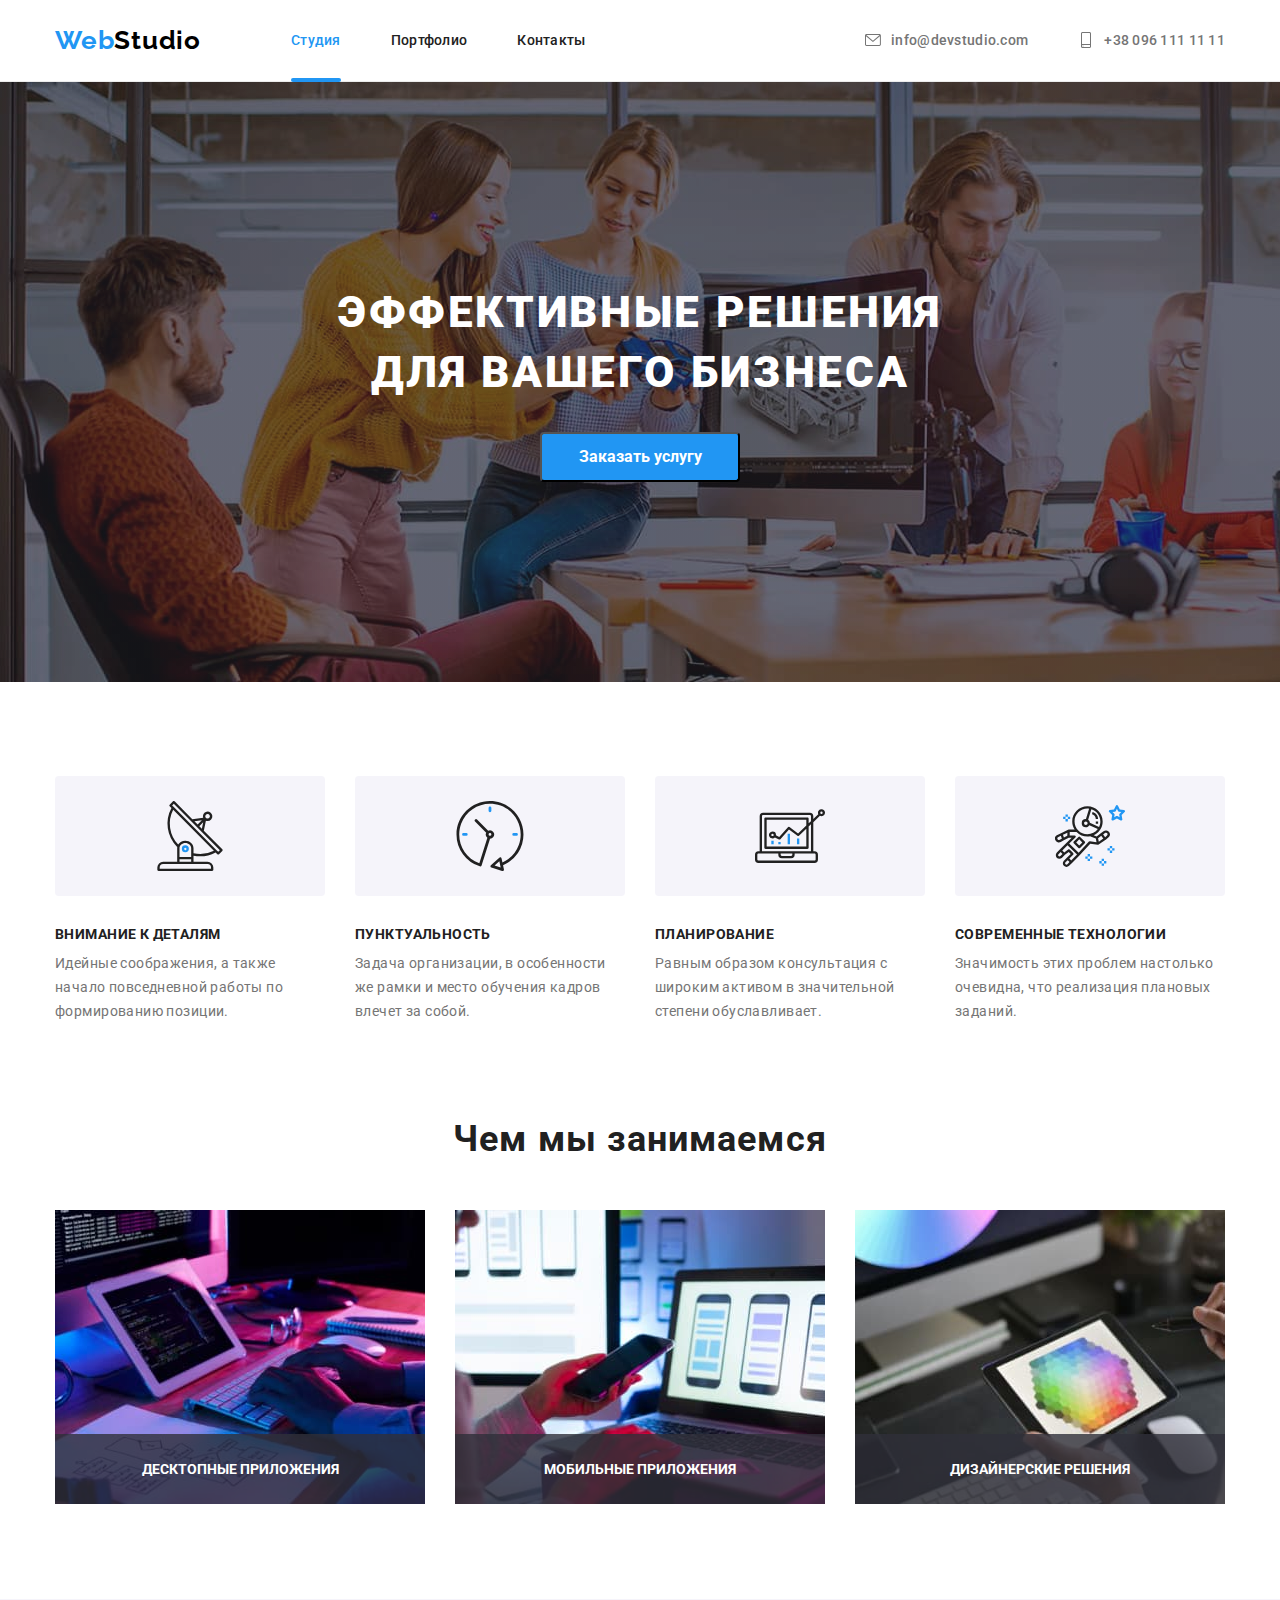
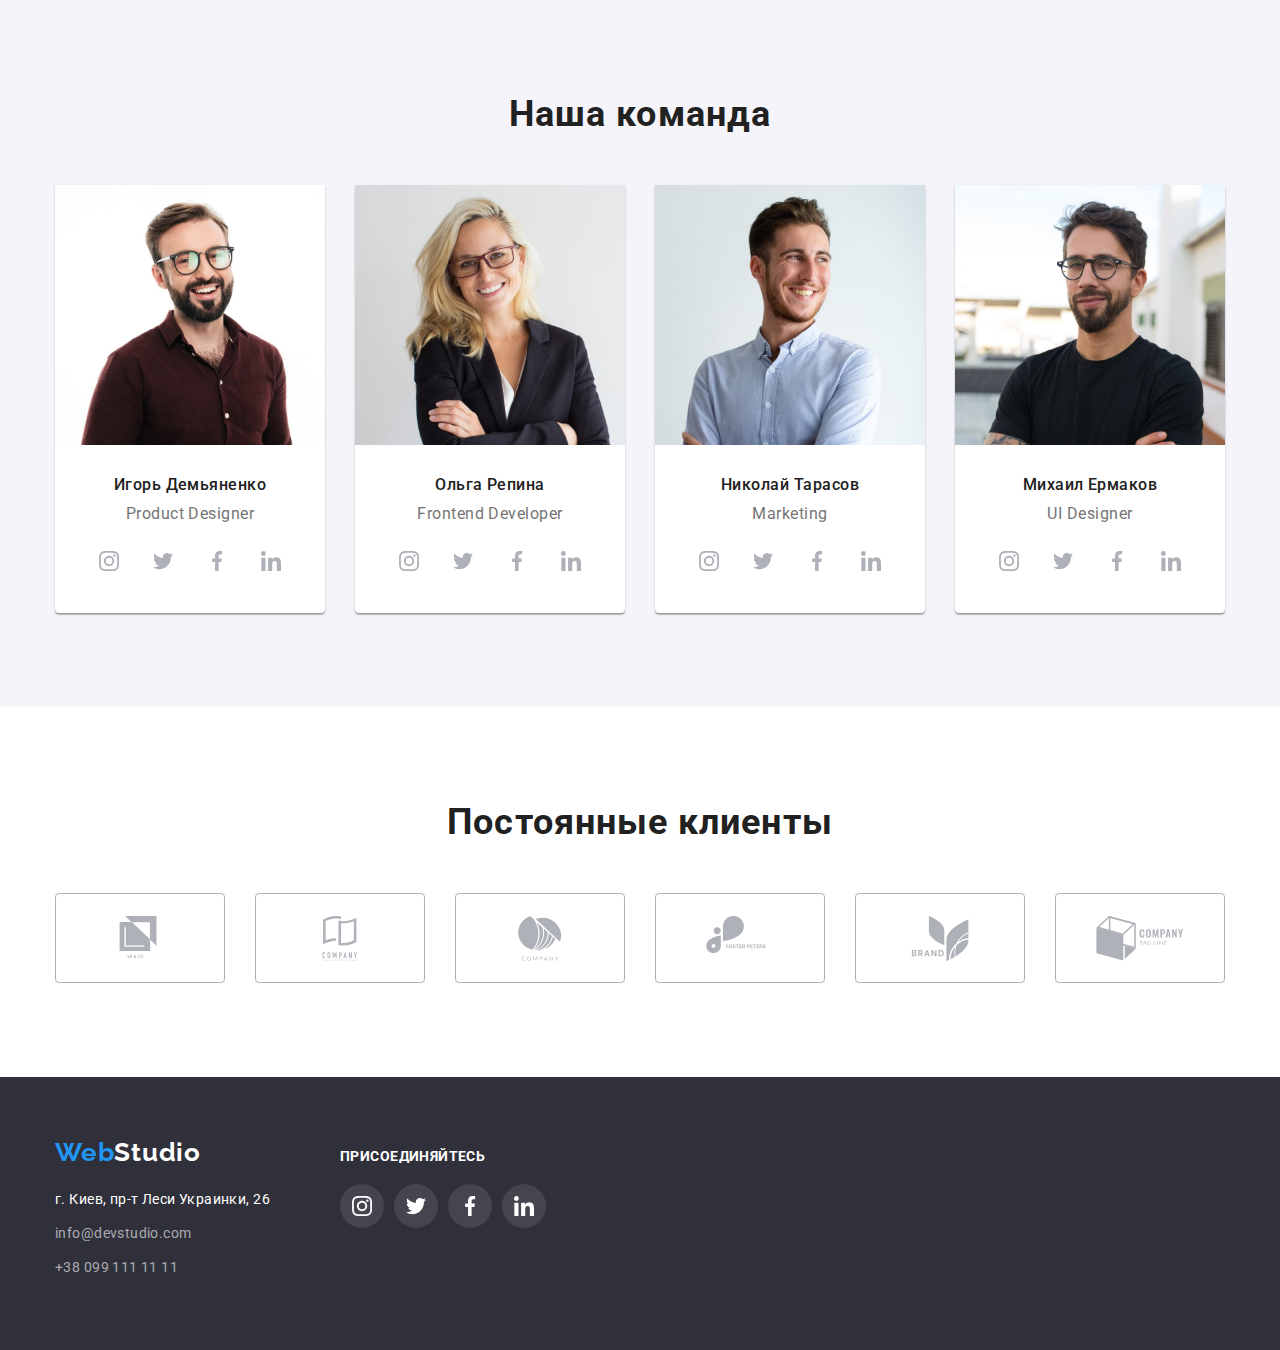
<file: index.html>
<!DOCTYPE html>
<html lang="ru">

<head>
  <meta charset="UTF-8" />
  <meta name="viewport" content="width=device-width, initial-scale=1.0" />
  <title lang="en">WebStudio</title>
  <link rel="stylesheet" href="https://cdnjs.cloudflare.com/ajax/libs/modern-normalize/1.0.0/modern-normalize.css" />
  <link href="https://fonts.googleapis.com/css2?family=Raleway:wght@700;900&family=Roboto:wght@400;500;700&display=swap"
    rel="stylesheet" />
  <link rel="stylesheet" href="https://cdnjs.cloudflare.com/ajax/libs/animate.css/4.1.1/animate.min.css">
  <link rel="stylesheet" href="./css/styles.css" />

</head>

<body>
  <!-- HEADER -->
  <header class="header">
    <div class="container">
      <nav class="navigation">
        <a class="logo-dark link" href="./index.html" lang="en"><span class="logo-part link">Web</span>Studio</a>
        <ul class="list">
          <li class="menu-item">
            <a class="list-item link current" href="">Студия</a>
          </li>
          <li class="menu-item">
            <a class="list-item link" href="./portfolio.html">Портфолио</a>
          </li>
          <li class="menu-item">
            <a class="list-item link" href="">Контакты</a>
          </li>
        </ul>
      </nav>

      <address class="address">
        <ul class="list">
          <li class="menu-item">
            <a class="list-item header-contacts link" href="mailto:info@devstudio.com">
              <svg class="menu-icon">
                <use href="./images/icons/sprite.svg#icon-envelope"></use>
              </svg>
              info@devstudio.com</a>
          </li>
          <li class="menu-item">
            <a class="list-item header-contacts link" href="tel:+380961111111">
              <svg class="menu-icon">
                <use href="./images/icons/sprite.svg#icon-smartphone"></use>
              </svg>
              +38 096 111 11 11</a>
          </li>
        </ul>
      </address>
    </div>
  </header>

  <main>
    <!-- HERO -->
    <section class="hero">
      <h1 class="hero-title">Эффективные решения для вашего бизнеса</h1>
      <button class="hero-btn animate__animated animate__bounce" type="button" data-modal-open="">Заказать
        услугу</button>
    </section>

    <!-- Advantages -->
    <section class="advantages">
      <div class="container">
        <h2 hidden>Преимущества</h2>
        <ul class="list">
          <li class="advantage-item">
            <h3 class="advantages-title">Внимание к деталям</h3>
            <p class="advantages-descriprion">
              Идейные соображения, а также начало повседневной работы по
              формированию позиции.
            </p>
          </li>
          <li class="advantage-item">
            <h3 class="advantages-title">Пунктуальность</h3>
            <p class="advantages-descriprion">
              Задача организации, в особенности же рамки и место обучения кадров
              влечет за собой.
            </p>
          </li>
          <li class="advantage-item">
            <h3 class="advantages-title">Планирование</h3>
            <p class="advantages-descriprion">
              Равным образом консультация с широким активом в значительной
              степени обуславливает.
            </p>
          </li>
          <li class="advantage-item">
            <h3 class="advantages-title">Современные технологии</h3>
            <p class="advantages-descriprion">
              Значимость этих проблем настолько очевидна, что реализация
              плановых заданий.
            </p>
          </li>
        </ul>
      </div>
    </section>

    <!-- What we do -->

    <section class="skills">
      <div class="container">
        <h2 class="title-skills">Чем мы занимаемся</h2>
        <ul class="list">
          <li class="skills-item">
            <img src="./images/whatwedo/img-1.jpg" alt="человек печатает на клавиатуре" width="370" height="294" />
            <div class="skills-label">
              <h3 class="skills-title">Десктопные приложения</h3>
            </div>
          </li>
          <li class="skills-item">
            <img src="./images/whatwedo/img-2.jpg" alt="человек держит смартфон в руке" width="370" height="294" />
            <div class="skills-label">
              <h3 class="skills-title">Мобильные приложения</h3>
            </div>
          </li>
          <li class="skills-item">
            <img src="./images/whatwedo/img-3.jpg" alt="человек держит планшет в руке" width="370" height="294" />
            <div class="skills-label">
              <h3 class="skills-title">Дизайнерские решения</h3>
            </div>
          </li>
        </ul>
      </div>
    </section>

    <!-- TEAM -->

    <section class="team">
      <div class="container">
        <h2 class="title-team">Наша команда</h2>
        <ul class="list teamcards">
          <li class="card">
            <img src="./images/team/igor.jpg" alt="фотография Игоря" width="270" height="260" />
            <h3 class="team-name">Игорь Демьяненко</h3>
            <p class="team-position" lang="en">Product Designer</p>
            <ul class="social-icons list">
              <li>
                <a class="link" href="#">
                  <svg class="social-icon">
                    <use href="./images/icons/sprite.svg#icon-instagram"></use>
                  </svg>
                </a>
              </li>
              <li>
                <a class="link" href="#">
                  <svg class="social-icon">
                    <use href="./images/icons/sprite.svg#icon-twitter"></use>
                  </svg>
                </a>
              </li>
              <li>
                <a class="link" href="#">
                  <svg class="social-icon">
                    <use href="./images/icons/sprite.svg#icon-facebook"></use>
                  </svg>
                </a>
              </li>
              <li>
                <a class="link" href="#">
                  <svg class="social-icon">
                    <use href="./images/icons/sprite.svg#icon-linkedin"></use>
                  </svg>
                </a>
              </li>
            </ul>
          </li>
          <li class="card">
            <img src="./images/team/olga.jpg" alt="фотография Ольги" width="270" height="260" />
            <h3 class="team-name">Ольга Репина</h3>
            <p class="team-position" lang="en">Frontend Developer</p>
            <ul class="social-icons list">
              <li>
                <a class="link" href="#">
                  <svg class="social-icon">
                    <use href="./images/icons/sprite.svg#icon-instagram"></use>
                  </svg>
                </a>
              </li>
              <li>
                <a class="link" href="#">
                  <svg class="social-icon">
                    <use href="./images/icons/sprite.svg#icon-twitter"></use>
                  </svg>
                </a>
              </li>
              <li>
                <a class="link" href="#">
                  <svg class="social-icon">
                    <use href="./images/icons/sprite.svg#icon-facebook"></use>
                  </svg>
                </a>
              </li>
              <li>
                <a class="link" href="#">
                  <svg class="social-icon">
                    <use href="./images/icons/sprite.svg#icon-linkedin"></use>
                  </svg>
                </a>
              </li>
            </ul>
          </li>
          <li class="card">
            <img src="./images/team/nick.jpg" alt="фотография Николая" width="270" height="260" />
            <h3 class="team-name">Николай Тарасов</h3>
            <p class="team-position" lang="en">Marketing</p>
            <ul class="social-icons list">
              <li>
                <a class="link" href="#">
                  <svg class="social-icon">
                    <use href="./images/icons/sprite.svg#icon-instagram"></use>
                  </svg>
                </a>
              </li>
              <li>
                <a class="link" href="#">
                  <svg class="social-icon">
                    <use href="./images/icons/sprite.svg#icon-twitter"></use>
                  </svg>
                </a>
              </li>
              <li>
                <a class="link" href="#">
                  <svg class="social-icon">
                    <use href="./images/icons/sprite.svg#icon-facebook"></use>
                  </svg>
                </a>
              </li>
              <li>
                <a class="link" href="#">
                  <svg class="social-icon">
                    <use href="./images/icons/sprite.svg#icon-linkedin"></use>
                  </svg>
                </a>
              </li>
            </ul>
          </li>
          <li class="card">
            <img src="./images/team/michael.jpg" alt="фотография Михаила" width="270" height="260" />
            <h3 class="team-name">Михаил Ермаков</h3>
            <p class="team-position" lang="en">UI Designer</p>
            <ul class="social-icons list">
              <li>
                <a class="link" href="#">
                  <svg class="social-icon">
                    <use href="./images/icons/sprite.svg#icon-instagram"></use>
                  </svg>
                </a>
              </li>
              <li>
                <a class="link" href="#">
                  <svg class="social-icon">
                    <use href="./images/icons/sprite.svg#icon-twitter"></use>
                  </svg>
                </a>
              </li>
              <li>
                <a class="link" href="#">
                  <svg class="social-icon">
                    <use href="./images/icons/sprite.svg#icon-facebook"></use>
                  </svg>
                </a>
              </li>
              <li>
                <a class="link" href="#">
                  <svg class="social-icon">
                    <use href="./images/icons/sprite.svg#icon-linkedin"></use>
                  </svg>
                </a>
              </li>
            </ul>
          </li>
        </ul>
      </div>
    </section>

    <!-- CLIENTS -->
    <section class="clients">
      <div class="container">
        <h2 class="title-clients">Постоянные клиенты</h2>
        <ul class="list">
          <li>
            <a href="#">
              <svg class="client-icon">
                <use href="./images/icons/sprite.svg#icon-logo-1"></use>
              </svg>
            </a>
          </li>
          <li>
            <a href="#">
              <svg class="client-icon">
                <use href="./images/icons/sprite.svg#icon-logo-2"></use>
              </svg>
            </a>
          </li>
          <li>
            <a href="#">
              <svg class="client-icon">
                <use href="./images/icons/sprite.svg#icon-logo-3"></use>
              </svg>
            </a>
          </li>
          <li>
            <a href="#">
              <svg class="client-icon">
                <use href="./images/icons/sprite.svg#icon-logo-4"></use>
              </svg>
            </a>
          </li>
          <li>
            <a href="#">
              <svg class="client-icon">
                <use href="./images/icons/sprite.svg#icon-logo-5"></use>
              </svg>
            </a>
          </li>
          <li>
            <a href="#">
              <svg class="client-icon">
                <use href="./images/icons/sprite.svg#icon-logo-6"></use>
              </svg>
            </a>
          </li>
        </ul>
      </div>
    </section>
    <!-- CLIENTS -->

  </main>
  <!-- FOOTER -->

  <footer class="footer">
    <div class="container">
      <div class="address-block">
        <a class="logo-light link" href="./index.html" lang="en"><span class="logo-part">Web</span>Studio</a>
        <address>
          <ul class="list">
            <li>
              <a class="list-item footer-address link" href="https://goo.gl/maps/8cTU2UBi5CR6P7U19" target="_blank">г.
                Киев,
                пр-т Леси Украинки, 26</a>
            </li>
            <li>
              <a class="list-item footer-contacts link" href="mailto:info@devstudio.com">info@devstudio.com</a>
            </li>
            <li>
              <a class="list-item footer-contacts link" href="tel:+380991111111">+38 099 111 11 11</a>
            </li>
          </ul>
        </address>
      </div>
      <div class="social-block">
        <p>присоединяйтесь</p>
        <ul class="list">
          <li>
            <a class="link" href="#">
              <svg class="footer-icon">
                <use href="./images/icons/sprite.svg#icon-instagram"></use>
              </svg>
            </a>
          </li>
          <li>
            <a class="link" href="#">
              <svg class="footer-icon">
                <use href="./images/icons/sprite.svg#icon-twitter"></use>
              </svg>
            </a>
          </li>
          <li>
            <a class="link" href="#">
              <svg class="footer-icon">
                <use href="./images/icons/sprite.svg#icon-facebook"></use>
              </svg>
            </a>
          </li>
          <li>
            <a class="link" href="#">
              <svg class="footer-icon">
                <use href="./images/icons/sprite.svg#icon-linkedin"></use>
              </svg>
            </a>
          </li>
        </ul>
      </div>
    </div>
  </footer>
  <div class="backdrop is-hidden" data-modal="">
    <div class="modal">
      <button type="button" class="close-btn" data-modal-close="">
        <svg class="close-icon">
          <use href="./images/icons/sprite.svg#icon-close-x"></use>
        </svg>
      </button>
    </div>
  </div>
  <script src="./js/modal.js"></script>
</body>

</html>
</file>
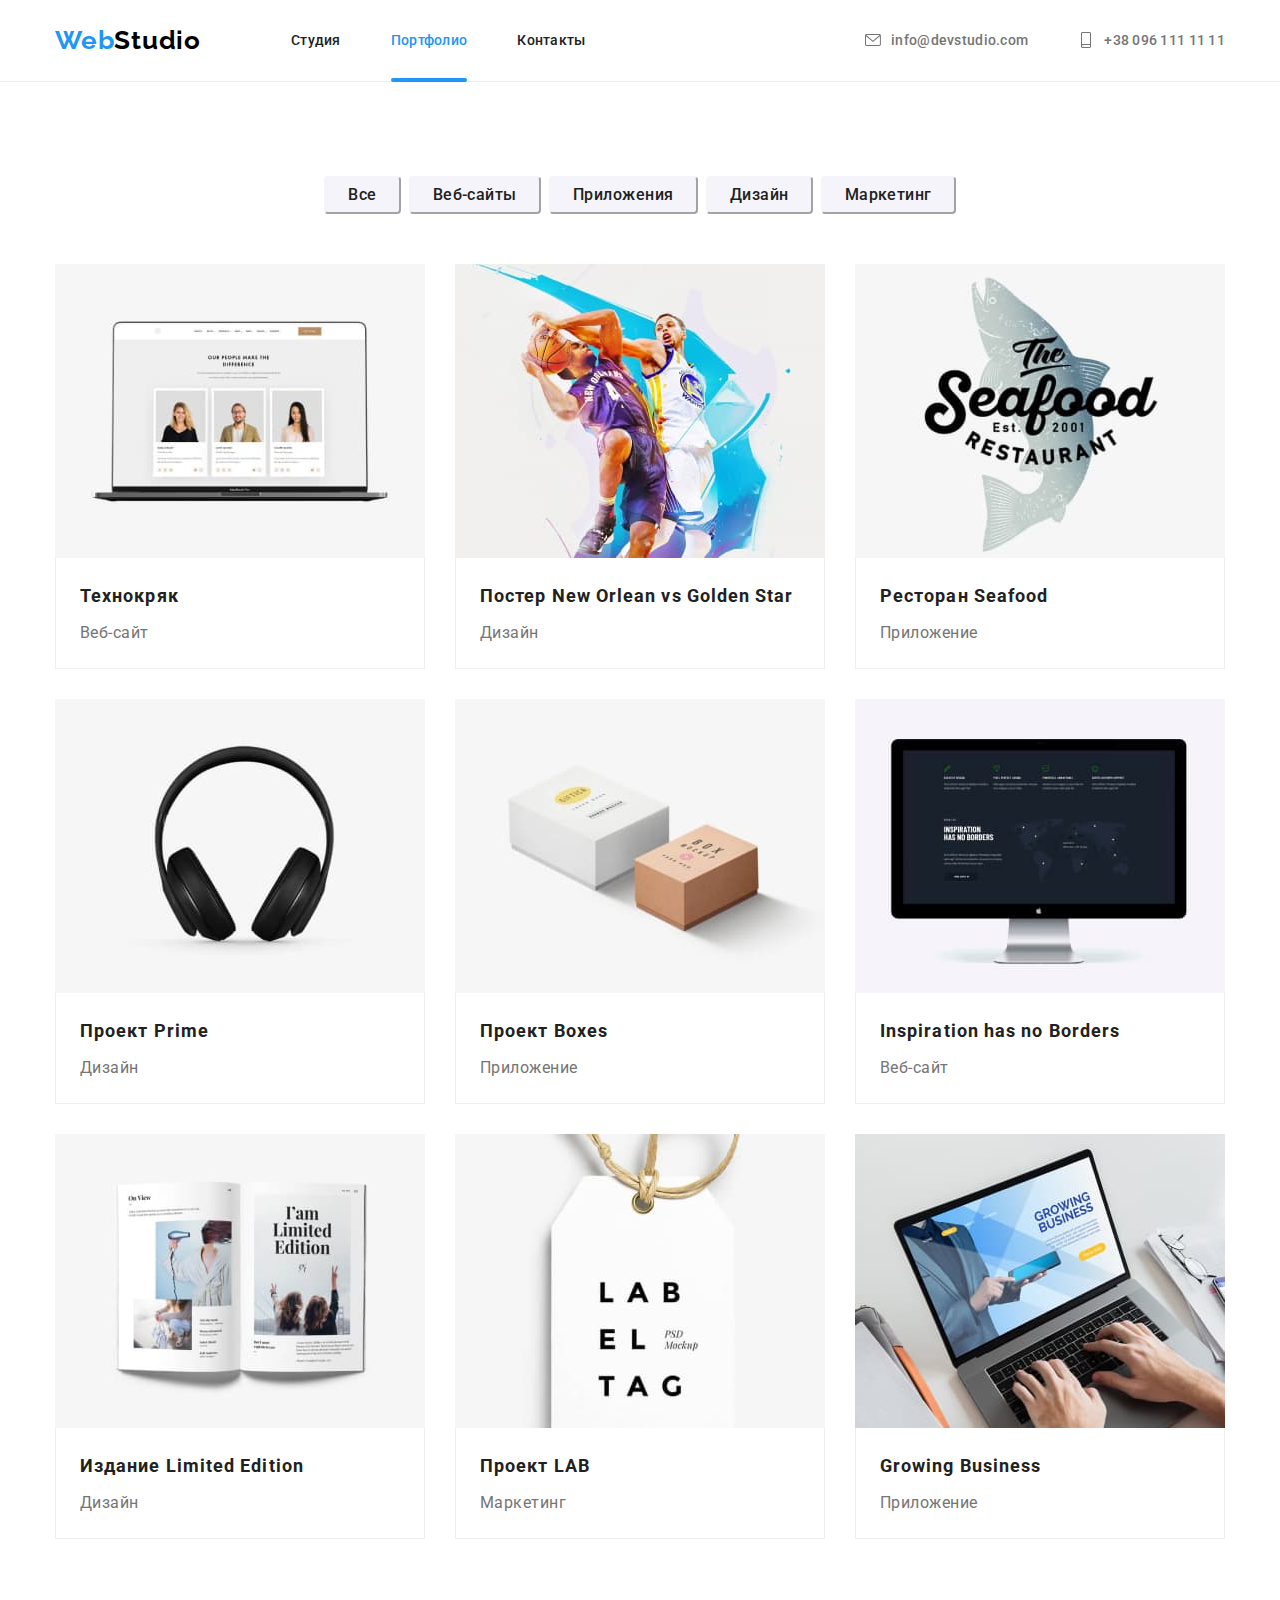
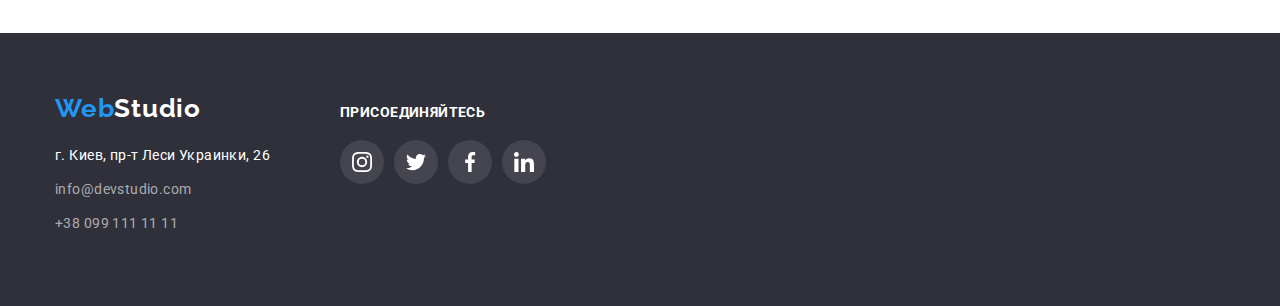
<file: portfolio.html>
<!DOCTYPE html>
<html lang="ru">

<head>
  <meta charset="UTF-8" />
  <meta name="viewport" content="width=device-width, initial-scale=1.0" />
  <title lang="en">WebStudio</title>
  <link rel="stylesheet" href="https://cdnjs.cloudflare.com/ajax/libs/modern-normalize/1.0.0/modern-normalize.css" />
  <link href="https://fonts.googleapis.com/css2?family=Raleway:wght@700;900&family=Roboto:wght@400;500;700&display=swap"
    rel="stylesheet" />
  <link rel="stylesheet" href="./css/styles.css" />
</head>

<body>
  <!-- HEADER -->
  <header class="header">
    <div class="container">
      <nav class="navigation">
        <a class="logo-dark link" href="./index.html" lang="en"><span class="logo-part link">Web</span>Studio</a>
        <ul class="list">
          <li class="menu-item">
            <a class="list-item link" href="./index.html">Студия</a>
          </li>
          <li class="menu-item">
            <a class="list-item link current" href="./portfolio.html">Портфолио</a>
          </li>
          <li class="menu-item">
            <a class="list-item link" href="">Контакты</a>
          </li>
        </ul>
      </nav>

      <address class="address">
        <ul class="list">
          <li class="menu-item">
            <a class="list-item header-contacts link" href="mailto:info@devstudio.com">
              <svg class="menu-icon">
                <use href="./images/icons/sprite.svg#icon-envelope"></use>
              </svg>
              info@devstudio.com</a>
          </li>
          <li class="menu-item">
            <a class="list-item header-contacts link" href="tel:+380961111111">
              <svg class="menu-icon">
                <use href="./images/icons/sprite.svg#icon-smartphone"></use>
              </svg>
              +38 096 111 11 11</a>
          </li>
        </ul>
      </address>
    </div>
  </header>

  <main>
    <!-- PORTFOLIO -->
    <section class="portfolio">
      <div class="container">
        <h1 hidden="">Портфолио</h1>
        <ul class="porfolio-btn-list list">
          <li class="potfolio-btn-item">
            <button class="choice-btn" type="button">Все</button>
          </li>
          <li class="potfolio-btn-item">
            <button class="choice-btn" type="button">Веб-сайты</button>
          </li>
          <li class="potfolio-btn-item">
            <button class="choice-btn" type="button">Приложения</button>
          </li>
          <li class="potfolio-btn-item">
            <button class="choice-btn" type="button">Дизайн</button>
          </li>
          <li class="potfolio-btn-item">
            <button class="choice-btn" type="button">Маркетинг</button>
          </li>
        </ul>

        <ul class="portfolio-list list">
          <li class="portfolio-list-item">
            <a class="link" href="#">
              <div class="portfolio-wrapper">
                <img class="portfolio-img" src="./images/portfolio/technokryak.jpg" alt="открытый ноутбук" width="370"
                  height="294">
                <div class="portfolio-overlay">
                  <p class="overlay-description">
                    Технокряк это современная площадка распространения коронавируса. Компании используют эту платформу
                    для цифрового шпионажа и атак на защищённые сервера конкурентов.
                  </p>
                </div>
              </div>
              <div class="portfolio-img-bottom">
                <h2 class="portfolio-title">Технокряк</h2>
                <p class="portfolio-description">Веб-сайт</p>
              </div>
            </a>
          </li>
          <li class="portfolio-list-item">
            <a class="link" href="#">
              <div class="portfolio-wrapper">
                <img class="portfolio-img" src="./images/portfolio/poster.jpg" alt="два баскетболиста с мячом"
                  width="370" height="294">
                <div class="portfolio-overlay">
                  <p class="overlay-description">
                    Технокряк это современная площадка распространения коронавируса. Компании используют эту платформу
                    для цифрового шпионажа и атак на защищённые сервера конкурентов.
                  </p>
                </div>
              </div>
              <div class="portfolio-img-bottom">
                <h2 class="portfolio-title">
                  Постер <span lang="en">New Orlean vs Golden Star</span>
                </h2>
                <p class="portfolio-description">Дизайн</p>
              </div>
            </a>
          </li>
          <li class="portfolio-list-item">
            <a class="link" href="#">
              <div class="portfolio-wrapper">
                <img class="portfolio-img" src="./images/portfolio/seafood.jpg" alt="логотип с рыбой на заднем фоне"
                  width="370" height="294">
                <div class="portfolio-overlay">
                  <p class="overlay-description">
                    Технокряк это современная площадка распространения коронавируса. Компании используют эту платформу
                    для
                    цифрового шпионажа и атак на защищённые сервера конкурентов.
                  </p>
                </div>
              </div>
              <div class="portfolio-img-bottom">
                <h2 class="portfolio-title">
                  Ресторан <span lang="ru">Seafood</span>
                </h2>
                <p class="portfolio-description">Приложение</p>
              </div>
            </a>
          </li>
          <li class="portfolio-list-item">
            <a class="link" href="#">
              <div class="portfolio-wrapper">
                <img class="portfolio-img" src="./images/portfolio/prime.jpg" alt="наушники" width="370" height="294">
                <div class="portfolio-overlay">
                  <p class="overlay-description">
                    Технокряк это современная площадка распространения коронавируса. Компании используют эту платформу
                    для
                    цифрового шпионажа и атак на защищённые сервера конкурентов.
                  </p>
                </div>
              </div>
              <div class="portfolio-img-bottom">
                <h2 class="portfolio-title">
                  Проект <span lang="en">Prime</span>
                </h2>
                <p class="portfolio-description">Дизайн</p>
              </div>
            </a>
          </li>
          <li class="portfolio-list-item">
            <a class="link" href="#">
              <div class="portfolio-wrapper">
                <img class="portfolio-img" src="./images/portfolio/boxes.jpg" alt="две коробки" width="370"
                  height="294">
                <div class="portfolio-overlay">
                  <p class="overlay-description">
                    Технокряк это современная площадка распространения коронавируса. Компании используют эту платформу
                    для
                    цифрового шпионажа и атак на защищённые сервера конкурентов.
                  </p>
                </div>
              </div>
              <div class="portfolio-img-bottom">
                <h2 class="portfolio-title">
                  Проект <span lang="en">Boxes</span>
                </h2>
                <p class="portfolio-description">Приложение</p>
              </div>
            </a>
          </li>
          <li class="portfolio-list-item">
            <a class="link" href="#">
              <div class="portfolio-wrapper">
                <img class="portfolio-img" src="./images/portfolio/inspiration.jpg" alt="монитор" width="370"
                  height="294">
                <div class="portfolio-overlay">
                  <p class="overlay-description">
                    Технокряк это современная площадка распространения коронавируса. Компании используют эту платформу
                    для
                    цифрового шпионажа и атак на защищённые сервера конкурентов.
                  </p>
                </div>
              </div>
              <div class="portfolio-img-bottom">
                <h2 lang="en" class="portfolio-title">
                  Inspiration has no Borders
                </h2>
                <p class="portfolio-description">Веб-сайт</p>
              </div>
            </a>
          </li>
          <li class="portfolio-list-item">
            <a class="link" href="#">
              <div class="portfolio-wrapper">
                <img class="portfolio-img" src="./images/portfolio/limited.jpg" alt="открытый журнал" width="370"
                  height="294">
                <div class="portfolio-overlay">
                  <p class="overlay-description">
                    Технокряк это современная площадка распространения коронавируса. Компании используют эту платформу
                    для
                    цифрового шпионажа и атак на защищённые сервера конкурентов.
                  </p>
                </div>
              </div>
              <div class="portfolio-img-bottom">
                <h2 class="portfolio-title">
                  Издание <span lang="en">Limited Edition</span>
                </h2>
                <p class="portfolio-description">Дизайн</p>
              </div>
            </a>
          </li>
          <li class="portfolio-list-item">
            <a class="link" href="#">
              <div class="portfolio-wrapper">
                <img class="portfolio-img" src="./images/portfolio/LAB.jpg" alt="этикетка" width="370" height="294">
                <div class="portfolio-overlay">
                  <p class="overlay-description">
                    Технокряк это современная площадка распространения коронавируса. Компании используют эту платформу
                    для
                    цифрового шпионажа и атак на защищённые сервера конкурентов.
                  </p>
                </div>
              </div>
              <div class="portfolio-img-bottom">
                <h2 class="portfolio-title">
                  Проект <span lang="en">LAB</span>
                </h2>
                <p class="portfolio-description">Маркетинг</p>
              </div>
            </a>
          </li>
          <li class="portfolio-list-item">
            <a class="link" href="#">
              <div class="portfolio-wrapper">
                <img class="portfolio-img" src="./images/portfolio/growing-business.jpg" alt="руки на ноутбуке"
                  width="370" height="294">
                <div class="portfolio-overlay">
                  <p class="overlay-description">
                    Технокряк это современная площадка распространения коронавируса. Компании используют эту платформу
                    для
                    цифрового шпионажа и атак на защищённые сервера конкурентов.
                  </p>
                </div>
              </div>
              <div class="portfolio-img-bottom">
                <h2 class="portfolio-title" lang="en">Growing Business</h2>
                <p class="portfolio-description">Приложение</p>
              </div>
            </a>
          </li>
        </ul>
      </div>
    </section>
  </main>

  <!-- FOOTER -->

  <footer class="footer">
    <div class="container">
      <div class="address-block">
        <a class="logo-light link" href="./index.html" lang="en"><span class="logo-part">Web</span>Studio</a>
        <address>
          <ul class="list">
            <li>
              <a class="list-item footer-address link" href="https://goo.gl/maps/8cTU2UBi5CR6P7U19" target="_blank">г.
                Киев,
                пр-т Леси Украинки, 26</a>
            </li>
            <li>
              <a class="list-item footer-contacts link" href="mailto:info@devstudio.com">info@devstudio.com</a>
            </li>
            <li>
              <a class="list-item footer-contacts link" href="tel:+380991111111">+38 099 111 11 11</a>
            </li>
          </ul>
        </address>
      </div>
      <div class="social-block">
        <p>присоединяйтесь</p>
        <ul class="list">
          <li>
            <a class="link" href="#">
              <svg class="footer-icon">
                <use href="./images/icons/sprite.svg#icon-instagram"></use>
              </svg>
            </a>
          </li>
          <li>
            <a class="link" href="#">
              <svg class="footer-icon">
                <use href="./images/icons/sprite.svg#icon-twitter"></use>
              </svg>
            </a>
          </li>
          <li>
            <a class="link" href="#">
              <svg class="footer-icon">
                <use href="./images/icons/sprite.svg#icon-facebook"></use>
              </svg>
            </a>
          </li>
          <li>
            <a class="link" href="#">
              <svg class="footer-icon">
                <use href="./images/icons/sprite.svg#icon-linkedin"></use>
              </svg>
            </a>
          </li>
        </ul>
      </div>
    </div>
  </footer>
</body>
</file>
<file: css/styles.css>
:root {
  --main-font: Roboto, sans-serif;
  --secondary-font: Raleway, sans-serif;
  --accent-color: #2196f3;
  --main-descriprion-color: #757575;
  --main-title-color: #212121;
  --icon-color: #AFB1B8;
  --cubic: cubic-bezier(0.4, 0, 0.2, 1);
  --main-overlay: rgba(33, 150, 243, 0.9);
  --main-transition: 250ms;
}

*, ::before, ::after {
  margin: 0;
  padding: 0;
}

img {
  display: block;
}

body {
  font-family: var(--main-font);
  font-style: normal;
}

.list {
  list-style: none;
}

.link {
  text-decoration: none;
}

.container {
  width: 1200px;
  padding: 0 15px;
  margin: 0 auto;
}

/* =======HEADER====== */

.header {
  padding: 25px 0;
  border-bottom: 1px solid #ececec;
}

.header .container {
  display: flex;
  margin: 0 auto;
  align-items: center;
}

.navigation {
  display: flex;
  align-items: center;
}

.navigation .list {
  display: flex;
}

.menu-item:not(:last-child) {
  margin-right: 50px;
}

.menu-item {
  position: relative;
}

.address {
  margin-left: auto;
}

.address .list {
  display: flex;
}

.address .list-item {
  display: flex;
  align-items: center;
}

.logo-dark {
  font-family: var(--secondary-font);
  font-weight: 700;
  font-size: 26px;
  line-height: 1.192;
  letter-spacing: 0.03em;
  color: #000000;
  margin-right: 90px;
}

.logo-part {
  color: var(--accent-color);
}

.list-item {
  font-weight: 500;
  font-size: 14px;
  line-height: 1.143;
  letter-spacing: 0.02em;
  color: var(--main-title-color);
  font-style: normal;
  transition: color var(--main-transition) var(--cubic);
}

.header-contacts {
  color: var(--main-descriprion-color);
}

.list-item:hover, .list-item:focus {
  color: var(--accent-color);
}

.menu-icon {
  fill: var(--main-descriprion-color);
  margin-right: 10px;
  max-height: 16px;
  max-width: 16px;
  transition: fill var(--main-transition) var(--cubic);
}

.list-item:hover .menu-icon, .list-item:focus .menu-icon {
  fill: var(--accent-color);
}

.list-item:hover, .list-item:focus, .list-item:active, .current {
  color: var(--accent-color);
}

.current::after {
  content: "";
  display: block;
  position: absolute;
  bottom: 0;
  right: 0;
  width: 100%;
  height: 4px;
  transform: translateY(800%);
  background: var(--accent-color);
  border-radius: 2px;
}

/* =======END HEADER====== */

/* ======HERO====== */

/* background-color временно для видимости белых букв */

.hero-title {
  font-weight: 900;
  font-size: 44px;
  line-height: 1.367;
  letter-spacing: 0.06em;
  text-transform: uppercase;
  color: #ffffff;
  max-width: 700px;
  margin: 0 auto 30px;
}

.hero-btn {
  font-weight: 700;
  font-size: 16px;
  line-height: 1.875;
  min-width: 200px;
  height: 50px;
  color: #ffffff;
  background: #2196F3;
  border-radius: 4px;
}

.hero {
  padding: 200px 0;
  background-color: #2f303a;
  background-image: linear-gradient(rgba(47, 48, 58, 0.4), rgba(47, 48, 58, 0.4)), url('../images/hero.jpg');
  text-align: center;
  max-width: 1600px;
  margin: 0 auto;
}

/* ======END HERO====== */

/* ======ADVANTAGES====== */

.advantages-title {
  font-weight: 700;
  font-size: 14px;
  line-height: 1.143;
  letter-spacing: 0.03em;
  text-transform: uppercase;
  color: var(--main-title-color);
  margin-bottom: 10px;
}

.advantages-descriprion {
  font-weight: 400;
  font-size: 14px;
  line-height: 1.714;
  letter-spacing: 0.03em;
  color: var(--main-descriprion-color);
  margin: 0;
}

.advantages .list {
  display: flex;
  padding: 94px 0;
}

.advantage-item {
  width: 270px;
}

.advantage-item:not(:last-child) {
  margin-right: 30px;
}

.advantages-title::before {
  content: "";
  display: block;
  background-color: #F5F4FA;
  border-radius: 4px;
  width: 270px;
  height: 120px;
  margin-bottom: 30px;
  background-repeat: no-repeat;
  background-position: center;
}

.advantage-item:nth-child(1)>.advantages-title::before {
  background-image: url('../images/icons/antenna.svg');
}

.advantage-item:nth-child(2)>.advantages-title::before {
  background-image: url('../images/icons/clock.svg');
}

.advantage-item:nth-child(3)>.advantages-title::before {
  background-image: url('../images/icons/diagram.svg');
}

.advantage-item:nth-child(4)>.advantages-title::before {
  background-image: url('../images/icons/astronaut.svg');
}

/* ======END ADVANTAGES====== */

/* ======WHAT WE DO====== */

.title-skills {
  font-weight: 700;
  font-size: 36px;
  line-height: 1.167;
  text-align: center;
  letter-spacing: 0.03em;
  color: var(--main-title-color);
  margin-bottom: 50px;
}

.skills .list {
  display: flex;
  justify-content: space-between;
  margin-bottom: 95px;
}

.skills-item {
  position: relative;
}

.skills-label {
  position: absolute;
  left: 0;
  bottom: 0;
  width: 100%;
  height: 70px;
  display: flex;
  justify-content: center;
  align-items: center;
  background: rgba(47, 48, 58, 0.8);
}

.skills-title {
  font-weight: bold;
  font-size: 14px;
  line-height: 16px;
  text-transform: uppercase;
  color: #fff;
}

/* ======END WHAT WE DO====== */

/* ======TEAM====== */

.team {
  padding-top: 94px;
  padding-bottom: 94px;
  background-color: #F5F4FA;
}

.title-team {
  font-weight: 700;
  font-size: 36px;
  line-height: 1.167;
  text-align: center;
  letter-spacing: 0.03em;
  color: var(--main-title-color);
  margin-bottom: 50px;
}

.team-name {
  font-weight: 500;
  font-size: 16px;
  line-height: 1.188;
  letter-spacing: 0.03em;
  color: var(--main-title-color);
  text-align: center;
  margin-bottom: 10px;
}

.team-position {
  font-weight: 400;
  font-size: 16px;
  line-height: 1.188;
  letter-spacing: 0.03em;
  color: var(--main-descriprion-color);
  text-align: center;
  margin-bottom: 16px;
}

.teamcards {
  display: flex;
  justify-content: space-between;
}

.team img {
  margin-bottom: 30px;
}

.team .card {
  background: #FFFFFF;
  box-shadow: 0px 1px 3px rgba(0, 0, 0, 0.12), 0px 1px 1px rgba(0, 0, 0, 0.14), 0px 2px 1px rgba(0, 0, 0, 0.2);
  border-radius: 0px 0px 4px 4px;
}

.social-icons {
  display: flex;
  justify-content: center;
  margin: 0px 32px 30px;
}

.social-icons li:not(:last-child) {
  margin-right: 10px;
}

.social-icons .link {
  display: flex;
  justify-content: center;
  align-items: center;
  width: 44px;
  height: 44px;
  border-radius: 50%;
  background-color: #fff;
  transition: background-color var(--main-transition) var(--cubic);
}

.social-icons .link:hover, .social-icons .link:focus {
  background-color: var(--accent-color);
}

.social-icons .link:hover .social-icon, .social-icons .link:focus .social-icon {
  fill: #ffffff;
}

.social-icon {
  fill: var(--icon-color);
  width: 20px;
  height: 20px;
  transition: fill var(--main-transition) var(--cubic);
}

/* ======END TEAM====== */

/* ======CLIENTS====== */

.clients {
  padding-top: 94px;
  padding-bottom: 94px;
}

.title-clients {
  font-weight: 700;
  font-size: 36px;
  line-height: 1.167;
  text-align: center;
  letter-spacing: 0.03em;
  color: var(--main-title-color);
  margin-bottom: 50px;
}

.clients .list {
  display: flex;
  justify-content: space-between;
}

.clients a {
  display: flex;
  justify-content: center;
  align-items: center;
  width: 170px;
  height: 90px;
  border: 1px solid #AFB1B8;
  border-radius: 4px;
  transition: border-color var(--main-transition) var(--cubic);
}

.clients a:hover, .clients a:focus {
  border: 1px solid var(--accent-color);
}

.client-icon {
  fill: var(--icon-color);
  max-height: 45px;
  transition: fill var(--main-transition) var(--cubic);
}

.clients a:hover .client-icon, .clients a:focus .client-icon {
  fill: var(--accent-color);
}

/* ======END CLIENTS====== */

/* ======FOOTER====== */

.footer {
  background: #2f303a;
  padding-top: 60px;
  padding-bottom: 60px;
  display: flex;
}

.footer .container {
  display: flex;
  align-items: baseline;
}

.logo-light {
  display: block;
  font-family: var(--secondary-font);
  font-weight: 700;
  font-size: 26px;
  line-height: 1.192;
  letter-spacing: 0.03em;
  color: #ffffff;
  margin-bottom: 20px;
}

.address-block {
  margin-right: 70px;
}

.address-block li {
  margin-bottom: 10px;
}

.footer-address {
  font-weight: 400;
  font-size: 14px;
  line-height: 1.714;
  letter-spacing: 0.03em;
  color: #ffffff;
}

.footer-contacts {
  font-weight: 400;
  font-size: 14px;
  line-height: 1.714;
  letter-spacing: 0.03em;
  color: rgba(255, 255, 255, 0.6);
}

.social-block p {
  font-weight: bold;
  font-size: 14px;
  line-height: 16px;
  letter-spacing: 0.03em;
  text-transform: uppercase;
  color: #FFFFFF;
  margin-bottom: 20px;
}

.social-block .list {
  display: flex;
}

.social-block li:not(:last-child) {
  margin-right: 10px;
}

.social-block .link {
  display: flex;
  justify-content: center;
  align-items: center;
  width: 44px;
  height: 44px;
  background-color: rgba(255, 255, 255, 0.1);
  border-radius: 50%;
  transition: background-color var(--main-transition) var(--cubic);
}

.social-block .link:hover, .social-block .link:focus {
  background-color: var(--accent-color);
}

.footer-icon {
  fill: #ffffff;
  width: 20px;
  height: 20px;
}

/* ======END FOOTER====== */

/* =======PORTFOLIO====== */

.portfolio {
  padding-top: 94px;
  padding-bottom: 94px;
}

.porfolio-btn-list {
  display: flex;
  justify-content: center;
  margin-bottom: 50px;
  flex-basis: 74px;
}

.potfolio-btn-item:not(:last-child) {
  margin-right: 8px;
}

.choice-btn {
  font-weight: 500;
  font-size: 16px;
  line-height: 1.625px;
  text-align: center;
  letter-spacing: 0.03em;
  color: var(--main-title-color);
  background: #f5f4fa;
  padding: 6px 22px;
  height: 38px;
  border-radius: 4px;
  border-color: #f5f4fa;
  transition: background-color var(--main-transition) var(--cubic), color var(--main-transition) var(--cubic);
}

.choice-btn:hover, .choice-btn:focus {
  color: #ffffff;
  background: var(--accent-color);
}

.portfolio-list {
  display: flex;
  flex-wrap: wrap;
}

.portfolio-img-bottom {
  display: block;
  padding: 20px 24px;
  margin-top: 0;
  background: #ffffff;
  border-left: 1px solid #eeeeee;
  border-right: 1px solid #eeeeee;
  border-bottom: 1px solid #eeeeee;
  width: 370px;
}

.portfolio-list-item:not(:nth-child(3n)) {
  margin-right: 30px;
}

.portfolio-list-item:not(:nth-last-child(-n+3)) {
  margin-bottom: 30px;
}

.portfolio-list-item:hover, .portfolio-list-item:focus {
  box-shadow: 0px 1px 1px rgba(0, 0, 0, 0.12), 0px 4px 4px rgba(0, 0, 0, 0.06), 1px 4px 6px rgba(0, 0, 0, 0.16);
}

.portfolio-title {
  font-weight: 700;
  font-size: 18px;
  line-height: 2;
  letter-spacing: 0.06em;
  color: var(--main-title-color);
  margin-bottom: 4px;
}

.portfolio-description {
  font-weight: 400;
  font-size: 16px;
  line-height: 1.875;
  letter-spacing: 0.03em;
  color: var(--main-descriprion-color);
}

.portfolio-wrapper {
  position: relative;
  overflow: hidden;
}

.portfolio-overlay {
  content: '';
  position: absolute;
  bottom: 0;
  left: 0;
  width: 100%;
  height: 100%;
  background-color: var(--main-overlay);
  transform: translateY(100%);
  transition: transform var(--main-transition) var(--cubic);
}

.portfolio-list-item .link:hover .portfolio-overlay, .portfolio-list-item .link:focus .portfolio-overlay {
  transform: translateY(0);
}

.overlay-description {
  font-family: var(--main-font);
  font-style: normal;
  font-weight: 400;
  font-size: 18px;
  line-height: 1.556;
  letter-spacing: 0.03em;
  color: #ffffff;
  padding: 62px 24px;
}

/* ======= END PORTFOLIO====== */

/* ======= MODAL FORM====== */
.backdrop {
  position: fixed;
  top: 0;
  left: 0;
  width: 100%;
  height: 100%;
  background-color: rgba(0, 0, 0, 0.2);
  transition: all var(--main-transition) var(--cubic);
}

.backdrop.is-hidden {
  opacity: 0;
  visibility: hidden;
  pointer-events: none;
  transition: all var(--main-transition) var(--cubic) 500ms;
}

.backdrop.is-hidden .modal {
  transform: translate(-50%, -50%) scale(0);
  transition: all var(--main-transition) var(--cubic);
}

.modal {
  position: absolute;
  top: 50%;
  left: 50%;
  transform: translate(-50%, -50%) scale(1);
  width: 528px;
  height: 581px;
  background-color: #ffffff;
  transition: all var(--main-transition) var(--cubic) 500ms;
}

.close-btn {
  position: absolute;
  top: 8px;
  right: 8px;
  width: 30px;
  height: 30px;
  border-radius: 50%;
  background-color: #ffffff;
  border: 1px solid rgba(0, 0, 0, 0.1);
  cursor: pointer;
}

.close-icon {
  width: 11px;
  height: 11px;
}


/* ======= END MODAL FORM====== */
</file>
